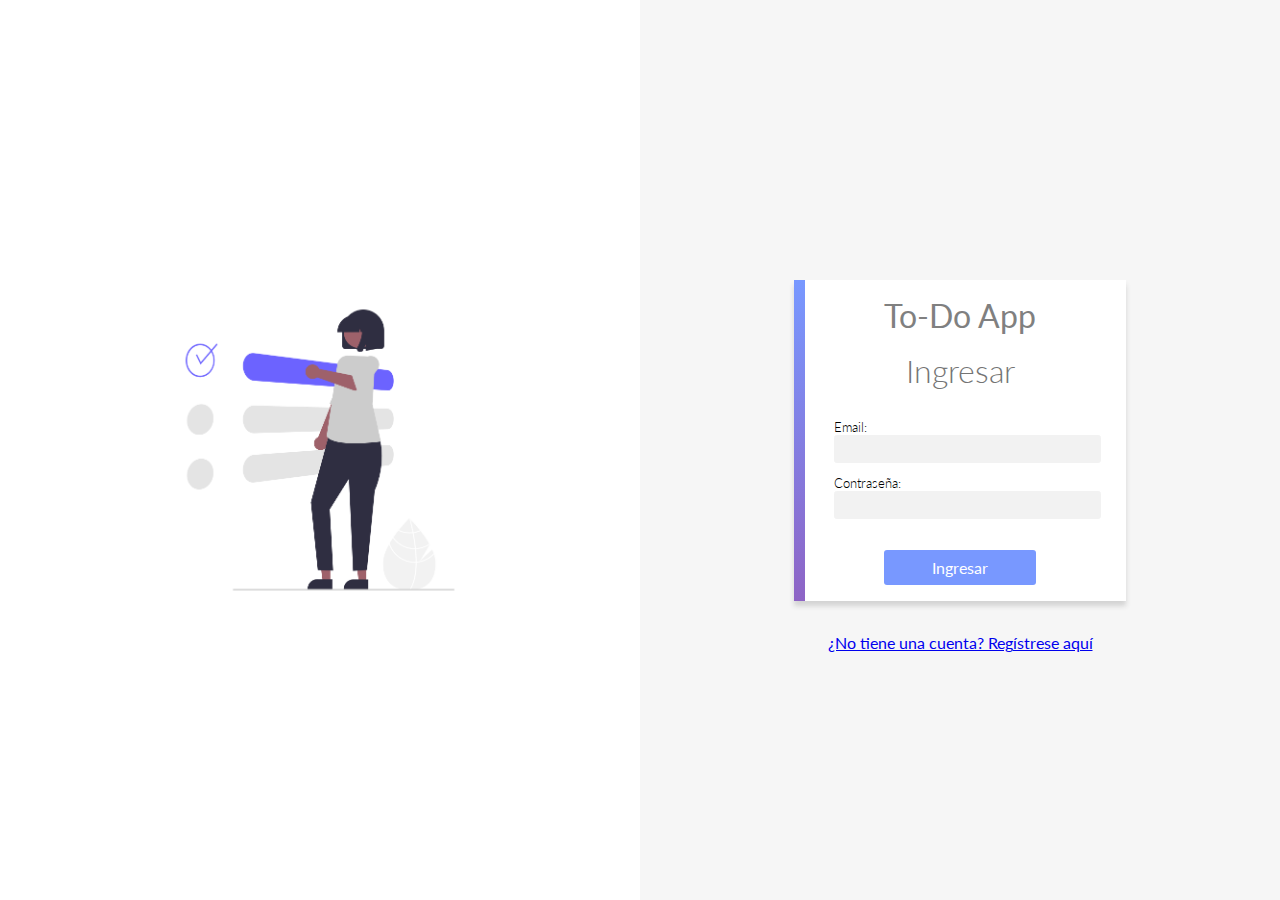
<file: index.html>
<!DOCTYPE html>
<html lang="es">

<head>
  <meta charset="UTF-8">
  <meta http-equiv="X-UA-Compatible" content="IE=edge">
  <meta name="viewport" content="width=device-width, initial-scale=1.0">
  <title>ToDo</title>

  <!-- ---------------- estilos compartidos de login y signup ---------------- -->
  <link rel="stylesheet" href="styles/ingreso.css">

  <!-- ---------------------- logica aplicada en login ----------------------- -->
  
  <script src="/scripts/login.js" defer></script>

</head>

<body>
  <div class="left">
    <img src="./assets/persona-login.png" alt="">
  </div>

  <div class="right">
    <form>
      <div class="form-header">
        <p>To-Do App</p>
      </div>
      <h1>Ingresar</h1>


      <label>
        Email:
        <input id="inputEmail" type="text" name="email">
      </label>
      <label>
        Contraseña:
        <input id="inputPassword" type="password" name="password">
      </label>

      <button type="submit">Ingresar</button>

    </form>
    <div class="ingresarA">
      <a href="signup.html">¿No tiene una cuenta? Regístrese aquí</a>
    </div>
  </div>
</body>

</html>
</file>
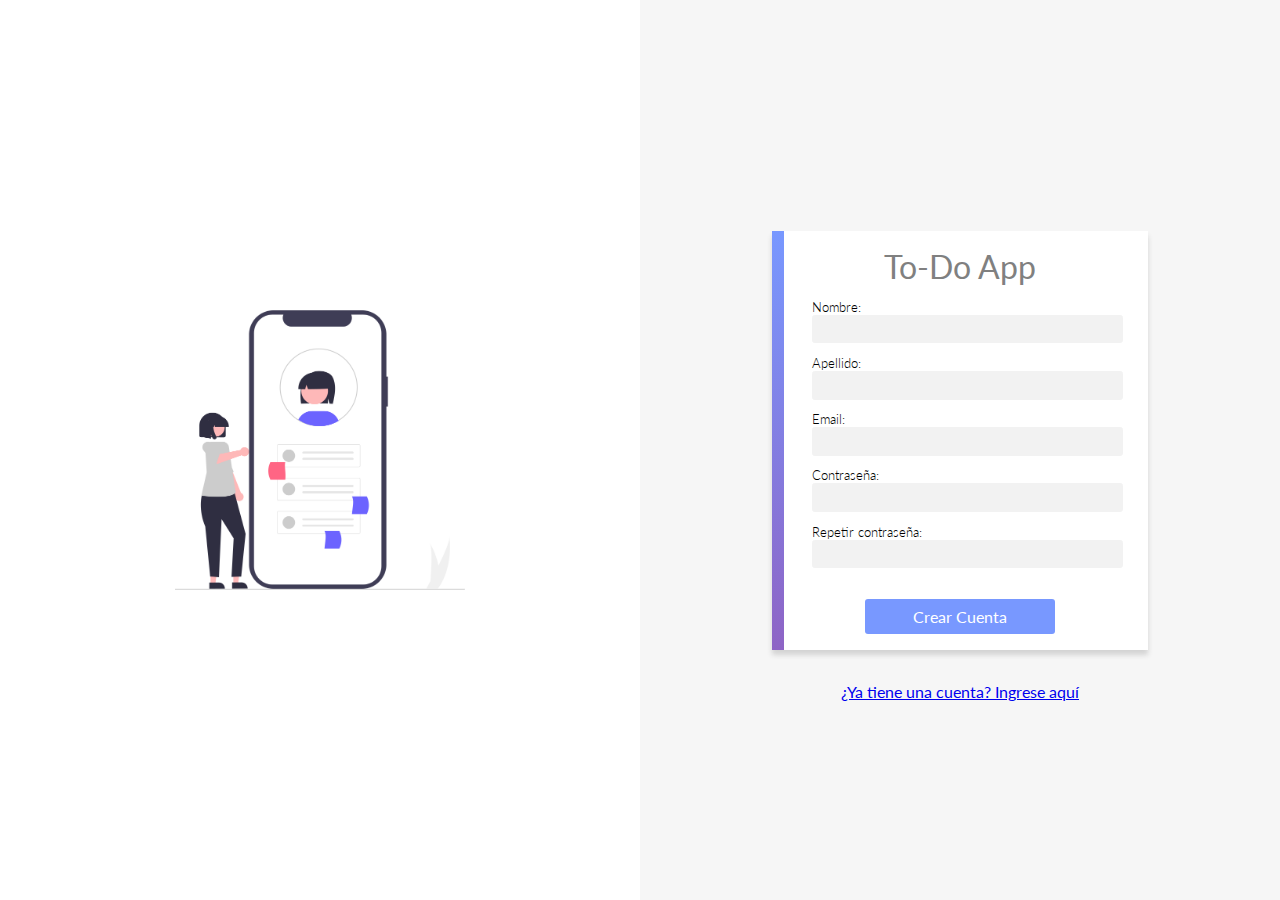
<file: signup.html>
<!DOCTYPE html>
<html lang="es">

<head>
  <meta charset="UTF-8">
  <meta http-equiv="X-UA-Compatible" content="IE=edge">
  <meta name="viewport" content="width=device-width, initial-scale=1.0">
  <title>ToDo</title>

  <!-- ---------------- estilos compartidos de login y signup ---------------- -->
  <link rel="stylesheet" href="styles/ingreso.css">

  <!-- ---------------------- logica aplicada en register -------------------- -->
  <!-- <script src="/scripts/utils.js"></script> -->
  <script src="/scripts/signup.js" defer></script>

</head>

<body>

  <div class="left">
    <img src="./assets/persona-signup.png" alt="">
  </div>
  <div class="right">
    <form method="post" action="index.html">
      <div class="form-header">
        <p>To-Do App</p>
      </div>

      <label>
        Nombre:
        <input type="text" name="nombre">
      </label>
      <label>
        Apellido:
        <input type="text" name="apellido">
      </label>
      <label>
        Email:
        <input type="email" name="email">
      </label>
      <label>
        Contraseña:
        <input type="password" name="password">
      </label>
      <label>
        Repetir contraseña:
        <input type="password" class="validate-password" >
      </label>

      <button>Crear Cuenta</button>

    </form>
    <div class="ingresarA">
      <a href="index.html">¿Ya tiene una cuenta? Ingrese aquí</a>
    </div>
  </div>

</body>

</html>
</file>
<file: styles/ingreso.css>
@import url('./common.css');

body{
  display: flex;
}

h1 {
  color: rgb(116, 116, 116);
  font-weight: 300;
  margin: .5em 0;
}

form {
  position: relative;
  max-width: 26em;
  background-color: white;
  display: flex;
  align-items: center;
  flex-direction: column;
  margin: 2em auto;
  box-shadow: 0 5px 5px lightgrey;
  padding: 1em 2.5em;
  box-sizing: border-box;
}

form:after {
  position: absolute;
  content: '';
  width: .7em;
  height: 100%;
  top: 0;
  left: 0;
  background: linear-gradient(var(--primary), var(--secondary));
}


input {
  width: 100%;
  padding: .4em .5em;
  background-color: var(--app-grey);
  border: 1px solid var(--app-grey);
  border-radius: .2em;
}

input:focus {
  outline: none;
  border: 1px solid lightgrey;
}

label {
  width: 100%;
  font-weight: 300;
  margin-bottom: -.1em;
  margin-top: 1em;
  font-size: .8em;
}

button {
  padding: .5em 3em;
  background-color: var(--primary);
  color: white;
  margin-top: 2em;
  font-weight: 400;
  font-size: 1em;
}

.form-header {
  color: grey;
  font-size: 2em;
}
.ingresarA{
  text-align: center;
}
.left{
  width: 50%;  
  background-color: white;
  text-align: center;
  display: flex;
  align-items: center;
  justify-content: center;
}
.left img{
  width:60%;
}
.right{
  width: 50%;
  display: flex;
  flex-direction: column;
  align-items: center;
  justify-content: center;
}
.input-error{
  border: 2px solid red;
}
.error{
  color: red;
  font-size: 12px;
  max-width: 20em;
}
</file>
